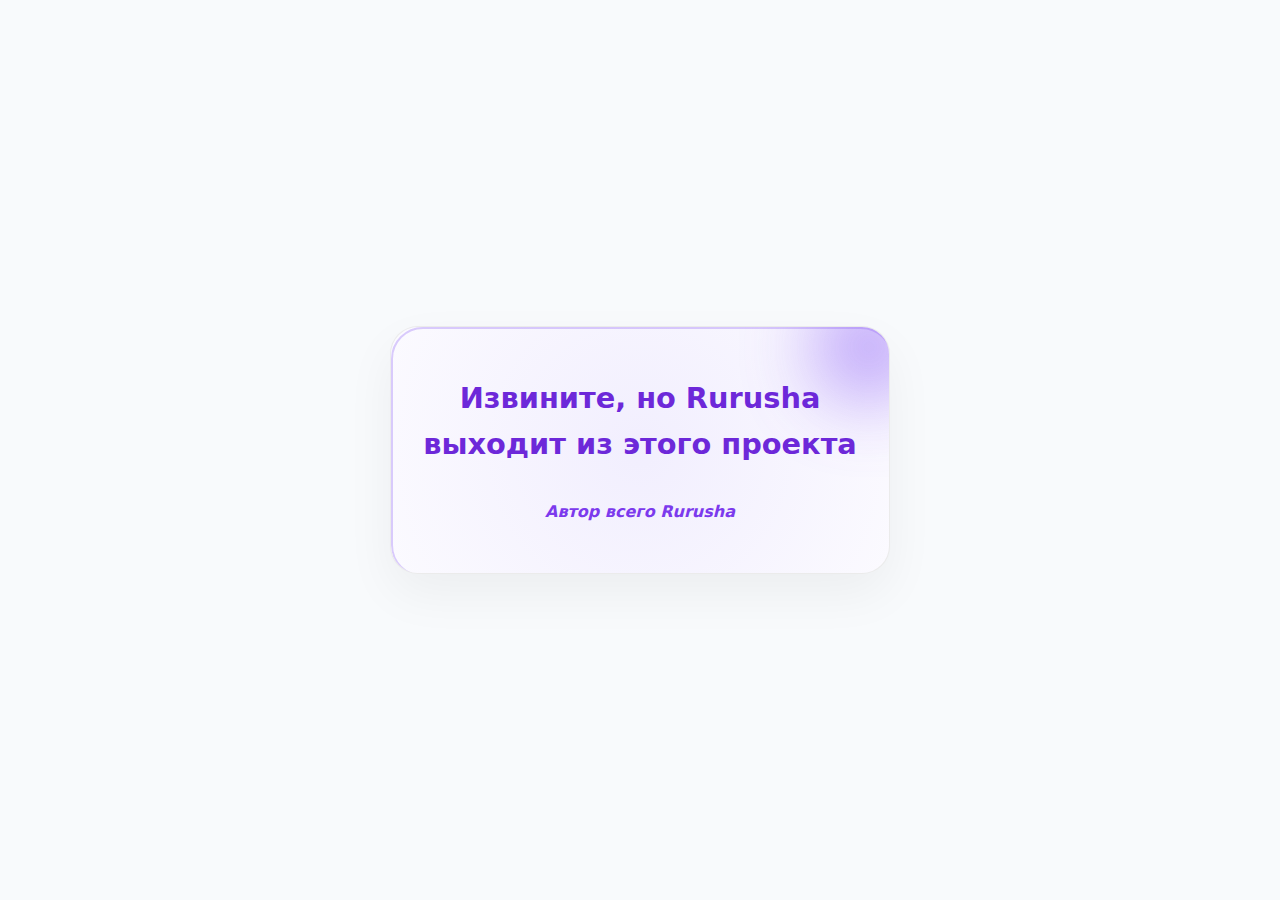
<file: index.html>
<!DOCTYPE html>
<html lang="ru">
<head>
    <meta charset="UTF-8">
    <meta name="viewport" content="width=device-width, initial-scale=1.0">
    <title>Уведомление</title>
    <style>
        :root {
            --primary: #7c3aed;
            --primary-dark: #6d28d9;
            --primary-light: #8b5cf6;
            --text: #1e293b;
            --bg: #f8fafc;
            --card-bg: #ffffff;
            --border: rgba(0, 0, 0, 0.08);
            --shadow-color: rgba(0, 0, 0, 0.05);
            --radius: 28px;
            --transition: all 0.6s cubic-bezier(0.16, 1, 0.3, 1);
        }

        * {
            margin: 0;
            padding: 0;
            box-sizing: border-box;
            font-family: 'Inter', system-ui, -apple-system, sans-serif;
        }

        body {
            background: var(--bg);
            color: var(--text);
            min-height: 100vh;
            display: flex;
            justify-content: center;
            align-items: center;
            padding: 1rem;
            line-height: 1.6;
            animation: fadeIn 1s ease-out forwards;
        }

        @keyframes fadeIn {
            from { opacity: 0; }
            to { opacity: 1; }
        }

        .frame-container {
            max-width: 500px;
            width: 100%;
            perspective: 1000px;
        }

        .message-frame {
            background: var(--card-bg);
            border-radius: var(--radius);
            padding: 3rem 2rem;
            box-shadow: 0 20px 50px var(--shadow-color);
            border: 1px solid var(--border);
            position: relative;
            overflow: hidden;
            transform-style: preserve-3d;
            transition: var(--transition);
            text-align: center;
        }

        .message-frame::before {
            content: '';
            position: absolute;
            top: 0;
            left: 0;
            width: 100%;
            height: 100%;
            border: 2px solid var(--primary-light);
            border-radius: calc(var(--radius) + 4px);
            opacity: 0.3;
            pointer-events: none;
            animation: pulse 4s infinite ease-in-out;
        }

        .message-frame::after {
            content: '';
            position: absolute;
            top: -50%;
            left: -50%;
            width: 200%;
            height: 200%;
            background: radial-gradient(circle, rgba(123, 92, 246, 0.1) 0%, transparent 70%);
            z-index: -1;
            animation: rotate 30s linear infinite;
        }

        @keyframes pulse {
            0%, 100% { transform: scale(1); opacity: 0.3; }
            50% { transform: scale(1.02); opacity: 0.5; }
        }

        @keyframes rotate {
            from { transform: rotate(0deg); }
            to { transform: rotate(360deg); }
        }

        h1 {
            color: var(--primary-dark);
            margin-bottom: 1.5rem;
            font-size: 1.8rem;
            font-weight: 700;
        }

        p {
            margin-bottom: 2rem;
            color: var(--text);
            font-size: 1.1rem;
        }

        .signature {
            font-style: italic;
            color: var(--primary);
            margin-top: 2rem;
            font-weight: 600;
        }

        .decoration {
            position: absolute;
            width: 100px;
            height: 100px;
            border-radius: 50%;
            background: var(--primary-extra-light);
            filter: blur(40px);
            z-index: -1;
            opacity: 0.7;
        }

        .decoration-1 {
            top: -30px;
            right: -30px;
            background: var(--primary-light);
        }

        .decoration-2 {
            bottom: -40px;
            left: -40px;
            background: var(--primary-extra-light);
            width: 150px;
            height: 150px;
        }
    </style>
</head>
<body>
    <div class="frame-container">
        <div class="message-frame">
            <div class="decoration decoration-1"></div>
            <div class="decoration decoration-2"></div>
            
            <h1>Извините, но Rurusha выходит из этого проекта</h1>
         
            
            <div class="signature">Автор всего Rurusha</div>
        </div>
    </div>
</body>
</html>
</file>
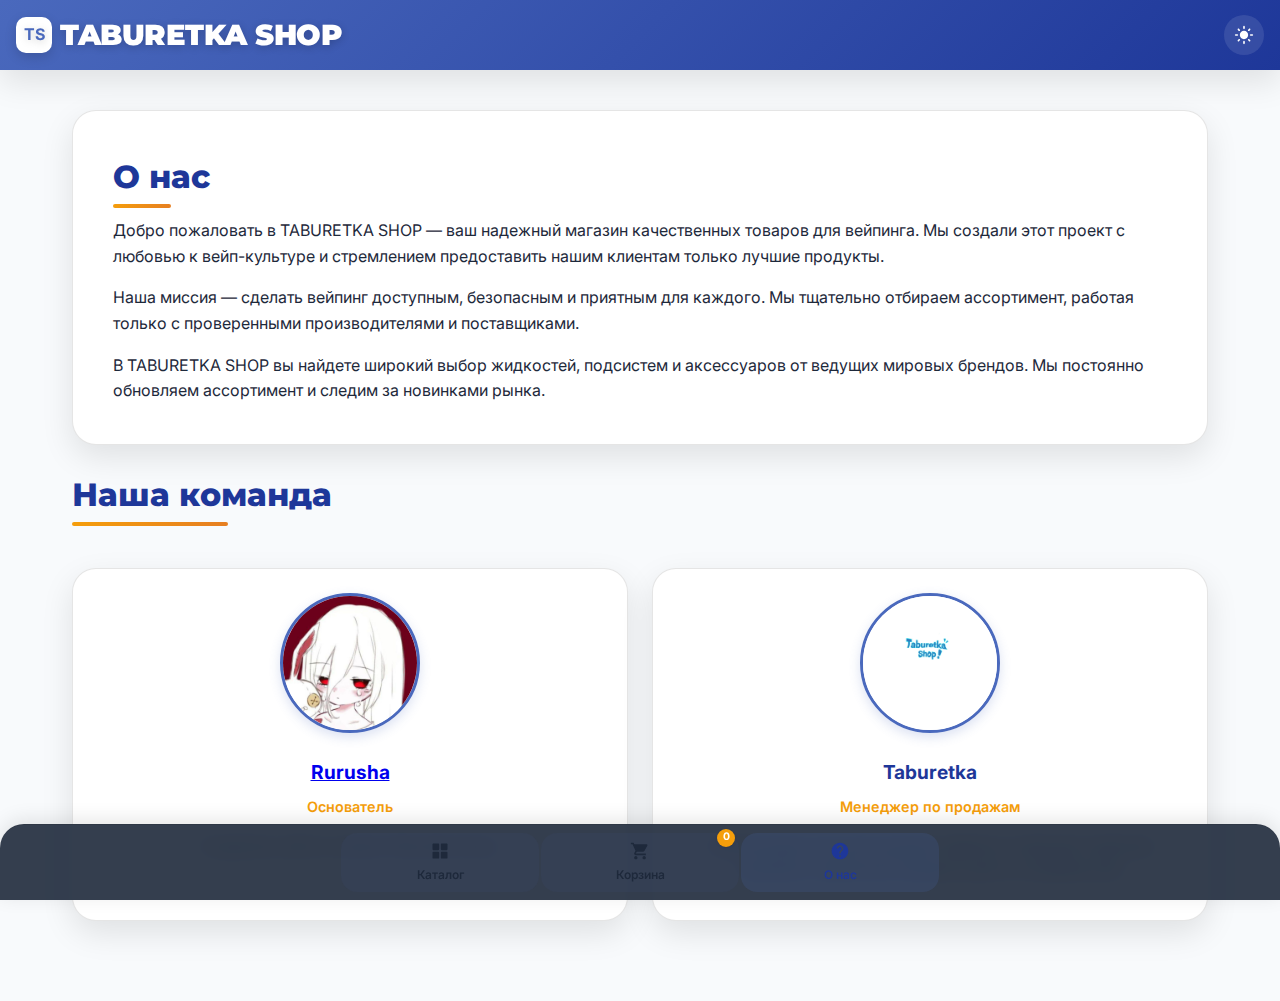
<file: o-nas.html>
<!DOCTYPE html>
<html lang="ru">
<head>
    <meta charset="UTF-8">
    <meta name="viewport" content="width=device-width, initial-scale=1.0, maximum-scale=1.0, user-scalable=no">
    <title>Taburetka Shop | О нас</title>
    <link rel="preconnect" href="https://fonts.googleapis.com">
    <link rel="preconnect" href="https://fonts.gstatic.com" crossorigin>
    <link href="https://fonts.googleapis.com/css2?family=Inter:wght@300;400;500;600;700&family=Montserrat:wght@700;800;900&display=swap" rel="stylesheet">
    <style>
        /* Общие стили */
        :root {
            /* Светлая тема */
            --primary: #4a69bd;
            --primary-dark: #1e3799;
            --primary-light: #6a89cc;
            --accent: #f59e0b;
            --accent-dark: #e67e22;
            --text: #1e293b;
            --text-light: #64748b;
            --bg: #f8fafc;
            --card-bg: #ffffff;
            --border: rgba(0, 0, 0, 0.1);
            --shadow-color: rgba(0, 0, 0, 0.1);
            
            /* Тёмная тема */
            --dark-primary: #6a89cc;
            --dark-primary-dark: #4a69bd;
            --dark-accent: #f6b93b;
            --dark-text: #e2e8f0;
            --dark-text-light: #94a3b8;
            --dark-bg: #0f172a;
            --dark-card-bg: #1e293b;
            --dark-border: rgba(255, 255, 255, 0.1);
            --dark-shadow-color: rgba(0, 0, 0, 0.3);

            /* Общие */
            --radius: 24px;
            --radius-sm: 12px;
            --shadow: 0 12px 32px var(--shadow-color);
            --shadow-hover: 0 20px 40px var(--shadow-color);
            --transition: all 0.4s cubic-bezier(0.23, 1, 0.32, 1);
            --transition-fast: all 0.2s ease-out;
            --gradient: linear-gradient(135deg, var(--primary), var(--primary-dark));
            --gradient-hover: linear-gradient(135deg, var(--primary-dark), var(--primary));
            --gradient-accent: linear-gradient(135deg, var(--accent), var(--accent-dark));
        }

        /* Тёмная тема */
        .dark-mode {
            --primary: var(--dark-primary);
            --primary-dark: var(--dark-primary-dark);
            --accent: var(--dark-accent);
            --text: var(--dark-text);
            --text-light: var(--dark-text-light);
            --bg: var(--dark-bg);
            --card-bg: var(--dark-card-bg);
            --border: var(--dark-border);
            --shadow-color: var(--dark-shadow-color);
        }

        * {
            margin: 0;
            padding: 0;
            box-sizing: border-box;
            font-family: 'Inter', system-ui, -apple-system, sans-serif;
            -webkit-tap-highlight-color: transparent;
        }

        body {
            background: var(--bg);
            color: var(--text);
            min-height: 100vh;
            display: flex;
            flex-direction: column;
            overflow-x: hidden;
            line-height: 1.6;
            transition: background 0.5s ease, color 0.3s ease;
        }

        /* Шапка */
        .header {
            background: var(--gradient);
            padding: 0.75rem 1rem;
            box-shadow: var(--shadow);
            position: sticky;
            top: 0;
            z-index: 100;
            animation: slideDown 0.6s ease-out;
        }

        @keyframes slideDown {
            from { transform: translateY(-100%); opacity: 0; }
            to { transform: translateY(0); opacity: 1; }
        }

        .header-container {
            max-width: 1400px;
            margin: 0 auto;
            width: 100%;
            display: flex;
            justify-content: space-between;
            align-items: center;
            gap: 0.5rem;
        }

        .logo {
            color: #fff;
            font-size: clamp(1.2rem, 4vw, 1.8rem);
            font-weight: 900;
            display: flex;
            align-items: center;
            gap: 8px;
            text-shadow: 0 2px 8px rgba(0, 0, 0, 0.2);
            font-family: 'Montserrat', sans-serif;
            letter-spacing: -0.5px;
        }

        .logo-icon {
            width: 36px;
            height: 36px;
            background: #fff;
            border-radius: 10px;
            animation: rotate 25s linear infinite;
            box-shadow: 0 4px 12px rgba(0, 0, 0, 0.15);
            display: flex;
            align-items: center;
            justify-content: center;
            color: var(--primary);
            font-weight: bold;
            font-size: 16px;
        }

        @keyframes rotate {
            to { transform: rotate(360deg); }
        }

        .theme-toggle {
            background: rgba(255, 255, 255, 0.1);
            border: none;
            width: 40px;
            height: 40px;
            border-radius: 50%;
            display: flex;
            align-items: center;
            justify-content: center;
            color: white;
            cursor: pointer;
            transition: var(--transition-fast);
            backdrop-filter: blur(5px);
        }

        .theme-toggle:hover {
            background: rgba(255, 255, 255, 0.2);
            transform: scale(1.1);
        }

        /* Основное содержимое */
        .main-content {
            flex: 1;
            padding: 1.5rem 1rem 5rem;
            max-width: 1200px;
            margin: 0 auto;
            width: 100%;
        }

        .about-section {
            background: var(--card-bg);
            border-radius: var(--radius);
            padding: 1.5rem;
            box-shadow: var(--shadow);
            margin-bottom: 1.5rem;
            border: 1px solid var(--border);
            animation: fadeInUp 0.6s ease-out;
        }

        @keyframes fadeInUp {
            from { opacity: 0; transform: translateY(20px); }
            to { opacity: 1; transform: translateY(0); }
        }

        .section-title {
            font-size: clamp(1.5rem, 5vw, 2rem);
            font-weight: 800;
            margin-bottom: 1rem;
            color: var(--primary-dark);
            font-family: 'Montserrat', sans-serif;
            position: relative;
            display: inline-block;
        }

        .section-title::after {
            content: '';
            position: absolute;
            bottom: -6px;
            left: 0;
            width: 60%;
            height: 4px;
            background: var(--gradient-accent);
            border-radius: 2px;
        }

        .about-text {
            font-size: 1rem;
            color: var(--text);
            margin-bottom: 1rem;
            line-height: 1.6;
        }

        .about-text:last-child {
            margin-bottom: 0;
        }

        /* Команда */
        .team-section {
            display: grid;
            grid-template-columns: repeat(auto-fit, minmax(280px, 1fr));
            gap: 1.5rem;
            margin-top: 2rem;
        }

        .team-member {
            background: var(--card-bg);
            border-radius: var(--radius);
            padding: 1.5rem;
            box-shadow: var(--shadow);
            text-align: center;
            transition: var(--transition);
            border: 1px solid var(--border);
            animation: fadeIn 0.6s ease-out;
            animation-fill-mode: both;
        }

        @keyframes fadeIn {
            from { opacity: 0; }
            to { opacity: 1; }
        }

        .team-member:nth-child(1) { animation-delay: 0.1s; }
        .team-member:nth-child(2) { animation-delay: 0.2s; }

        .team-member:hover {
            transform: translateY(-5px);
            box-shadow: var(--shadow-hover);
        }

        .member-image {
            width: 120px;
            height: 120px;
            border-radius: 50%;
            object-fit: cover;
            margin: 0 auto 1rem;
            border: 3px solid var(--primary);
            box-shadow: 0 4px 12px rgba(74, 105, 189, 0.2);
            transition: var(--transition);
        }

        .team-member:hover .member-image {
            transform: scale(1.05);
            border-color: var(--accent);
        }

        .member-name {
            font-size: 1.2rem;
            font-weight: 700;
            color: var(--primary-dark);
            margin-bottom: 0.5rem;
            transition: var(--transition-fast);
        }

        .team-member:hover .member-name {
            color: var(--primary);
        }

        .member-role {
            font-size: 0.9rem;
            color: var(--accent);
            font-weight: 600;
            margin-bottom: 1rem;
        }

        .member-desc {
            font-size: 0.9rem;
            color: var(--text-light);
            margin-bottom: 1rem;
        }

        /* Навигационная панель */
        .nav-footer {
            background: var(--card-bg);
            padding: 0.5rem;
            position: fixed;
            bottom: 0;
            width: 100%;
            box-shadow: 0 -4px 20px var(--shadow-color);
            border-radius: var(--radius) var(--radius) 0 0;
            z-index: 100;
            backdrop-filter: blur(10px);
            background-color: rgba(30, 41, 59, 0.9);
            border-top: 1px solid var(--border);
        }

        .nav-menu {
            display: flex;
            justify-content: space-around;
            max-width: 600px;
            margin: 0 auto;
        }

        .nav-item {
            color: var(--text);
            text-decoration: none;
            padding: 0.5rem 0.75rem;
            border-radius: 16px;
            display: flex;
            flex-direction: column;
            align-items: center;
            gap: 4px;
            transition: var(--transition);
            position: relative;
            background: rgba(74, 105, 189, 0.05);
            font-size: 0.75rem;
            font-weight: 600;
            flex-grow: 1;
            max-width: 33%;
        }

        .nav-item svg {
            width: 20px;
            height: 20px;
            transition: var(--transition-fast);
        }

        .nav-item:hover {
            background: rgba(74, 105, 189, 0.1);
            transform: translateY(-3px);
        }

        .nav-item:hover svg {
            transform: scale(1.1);
        }

        .nav-item.active {
            background: rgba(74, 105, 189, 0.15);
            color: var(--primary-dark);
        }

        .cart-count {
            position: absolute;
            top: -4px;
            right: 4px;
            background: var(--accent);
            color: white;
            width: 18px;
            height: 18px;
            border-radius: 50%;
            display: flex;
            align-items: center;
            justify-content: center;
            font-size: 0.65rem;
            font-weight: 700;
            box-shadow: 0 1px 3px rgba(0, 0, 0, 0.1);
            transition: var(--transition-fast);
        }

        /* Адаптивность */
        @media (min-width: 640px) {
            .main-content {
                padding: 2rem 1.5rem 5rem;
            }
            
            .about-section {
                padding: 2rem;
            }
            
            .team-section {
                grid-template-columns: repeat(2, 1fr);
            }
        }

        @media (min-width: 768px) {
            .main-content {
                padding: 2.5rem 2rem 5rem;
            }
            
            .about-section {
                padding: 2.5rem;
            }
            
            .member-image {
                width: 140px;
                height: 140px;
            }
        }
    </style>
</head>
<body>
    <header class="header">
        <div class="header-container">
            <div class="logo">
                <div class="logo-icon">TS</div>
                TABURETKA SHOP
            </div>
            <button class="theme-toggle" id="themeToggle" aria-label="Переключить тему">
                <svg viewBox="0 0 24 24" width="20" height="20" fill="currentColor" id="sunIcon">
                    <path d="M12 7c-2.76 0-5 2.24-5 5s2.24 5 5 5 5-2.24 5-5-2.24-5-5-5zM2 13h2c.55 0 1-.45 1-1s-.45-1-1-1H2c-.55 0-1 .45-1 1s.45 1 1 1zm18 0h2c.55 0 1-.45 1-1s-.45-1-1-1h-2c-.55 0-1 .45-1 1s.45 1 1 1zM11 2v2c0 .55.45 1 1 1s1-.45 1-1V2c0-.55-.45-1-1-1s-1 .45-1 1zm0 18v2c0 .55.45 1 1 1s1-.45 1-1v-2c0-.55-.45-1-1-1s-1 .45-1 1zM5.99 4.58c-.39-.39-1.03-.39-1.41 0-.39.39-.39 1.03 0 1.41l1.06 1.06c.39.39 1.03.39 1.41 0s.39-1.03 0-1.41L5.99 4.58zm12.37 12.37c-.39-.39-1.03-.39-1.41 0-.39.39-.39 1.03 0 1.41l1.06 1.06c.39.39 1.03.39 1.41 0 .39-.39.39-1.03 0-1.41l-1.06-1.06zm1.06-10.96c.39-.39.39-1.03 0-1.41-.39-.39-1.03-.39-1.41 0l-1.06 1.06c-.39.39-.39 1.03 0 1.41s1.03.39 1.41 0l1.06-1.06zM7.05 18.36c.39-.39.39-1.03 0-1.41-.39-.39-1.03-.39-1.41 0l-1.06 1.06c-.39.39-.39 1.03 0 1.41s1.03.39 1.41 0l1.06-1.06z"/>
                </svg>
                <svg viewBox="0 0 24 24" width="20" height="20" fill="currentColor" id="moonIcon" style="display: none;">
                    <path d="M12 3c.132 0 .263 0 .393 0a7.5 7.5 0 0 0 7.92 12.446a9 9 0 1 1-8.313-12.454z"/>
                </svg>
            </button>
        </div>
    </header>

    <main class="main-content">
        <section class="about-section">
            <h1 class="section-title">О нас</h1>
            <p class="about-text">
                Добро пожаловать в TABURETKA SHOP — ваш надежный магазин качественных товаров для вейпинга. Мы создали этот проект с любовью к вейп-культуре и стремлением предоставить нашим клиентам только лучшие продукты.
            </p>
            <p class="about-text">
                Наша миссия — сделать вейпинг доступным, безопасным и приятным для каждого. Мы тщательно отбираем ассортимент, работая только с проверенными производителями и поставщиками.
            </p>
            <p class="about-text">
                В TABURETKA SHOP вы найдете широкий выбор жидкостей, подсистем и аксессуаров от ведущих мировых брендов. Мы постоянно обновляем ассортимент и следим за новинками рынка.
            </p>
        </section>

        <h2 class="section-title">Наша команда</h2>
        <div class="team-section">
            <div class="team-member">
                <img src="IMG_20240601_192603_747.jpg" alt="Основатель" class="member-image">
                <h3 class="member-name"><a href="game.html">Rurusha</a></h3>
                <p class="member-role">Основатель </p>
                <p class="member-desc">
                    Создатель сайта и канала Taburetka Shop.
                </p>
            </div>

            <div class="team-member">
                <img src="IMG_20250315_212949_712.jpg" alt="Менеджер" class="member-image">
                <h3 class="member-name">Taburetka</h3>
                <p class="member-role">Менеджер по продажам</p>
                <p class="member-desc">
                    Обеспечивает высокий уровень сервиса и помогает клиентам подобрать идеальные продукты для их потребностей.
                </p>
            </div>
        </div>
    </main>

    <nav class="nav-footer">
        <div class="nav-menu">
            <a href="index.html" class="nav-item">
                <svg viewBox="0 0 24 24" width="20" height="20" fill="currentColor">
                    <path d="M10 3H4a1 1 0 0 0-1 1v6a1 1 0 0 0 1 1h6a1 1 0 0 0 1-1V4a1 1 0 0 0-1-1zm10 0h-6a1 1 0 0 0-1 1v6a1 1 0 0 0 1 1h6a1 1 0 0 0 1-1V4a1 1 0 0 0-1-1zM10 13H4a1 1 0 0 0-1 1v6a1 1 0 0 0 1 1h6a1 1 0 0 0 1-1v-6a1 1 0 0 0-1-1zm10 0h-6a1 1 0 0 0-1 1v6a1 1 0 0 0 1 1h6a1 1 0 0 0 1-1v-6a1 1 0 0 0-1-1z"/>
                </svg>
                <span>Каталог</span>
            </a>
            <a href="korzina.html" class="nav-item">
                <svg viewBox="0 0 24 24" width="20" height="20" fill="currentColor">
                    <path d="M7 18c-1.1 0-1.99.9-1.99 2S5.9 22 7 22s2-.9 2-2-.9-2-2-2zM1 2v2h2l3.6 7.59-1.35 2.45c-.16.28-.25.61-.25.96 0 1.1.9 2 2 2h12v-2H7.42c-.14 0-.25-.11-.25-.25l.03-.12.9-1.63h7.45c.75 0 1.41-.41 1.75-1.03l3.58-6.49c.08-.14.12-.31.12-.48 0-.55-.45-1-1-1H5.21l-.94-2H1zm16 16c-1.1 0-1.99.9-1.99 2s.89 2 1.99 2 2-.9 2-2-.9-2-2-2z"/>
                </svg>
                <span>Корзина</span>
                <div class="cart-count">0</div>
            </a>
            <a href="o-nas.html" class="nav-item active">
                <svg viewBox="0 0 24 24" width="20" height="20" fill="currentColor">
                    <path d="M12 2C6.48 2 2 6.48 2 12s4.48 10 10 10 10-4.48 10-10S17.52 2 12 2zm1 17h-2v-2h2v2zm2.07-7.75l-.9.92C13.45 12.9 13 13.5 13 15h-2v-.5c0-1.1.45-2.1 1.17-2.83l1.24-1.26c.37-.36.59-.86.59-1.41 0-1.1-.9-2-2-2s-2 .9-2 2H8c0-2.21 1.79-4 4-4s4 1.79 4 4c0 .88-.36 1.68-.93 2.25z"/>
                </svg>
                <span>О нас</span>
            </a>
        </div>
    </nav>

    <script>
        // Корзина
        let cart = JSON.parse(localStorage.getItem('cart')) || [];
        const cartCount = document.querySelector('.cart-count');

        function updateCart() {
            const totalItems = cart.reduce((total, item) => total + item.quantity, 0);
            cartCount.textContent = totalItems > 99 ? '99+' : totalItems;
            localStorage.setItem('cart', JSON.stringify(cart));
        }

        // Переключение темы
        function toggleTheme() {
            document.body.classList.toggle('dark-mode');
            localStorage.setItem('darkMode', document.body.classList.contains('dark-mode'));
            updateThemeIcon();
        }

        function updateThemeIcon() {
            const isDark = document.body.classList.contains('dark-mode');
            document.getElementById('sunIcon').style.display = isDark ? 'none' : 'block';
            document.getElementById('moonIcon').style.display = isDark ? 'block' : 'none';
        }

        // Инициализация
        document.addEventListener('DOMContentLoaded', () => {
            // Проверяем сохранённую тему
            if (localStorage.getItem('darkMode') === 'true') {
                document.body.classList.add('dark-mode');
            }
            updateThemeIcon();

            // Назначаем обработчики
            document.getElementById('themeToggle').addEventListener('click', toggleTheme);

            updateCart();
        });
    </script>
</body>
</html>
</file>
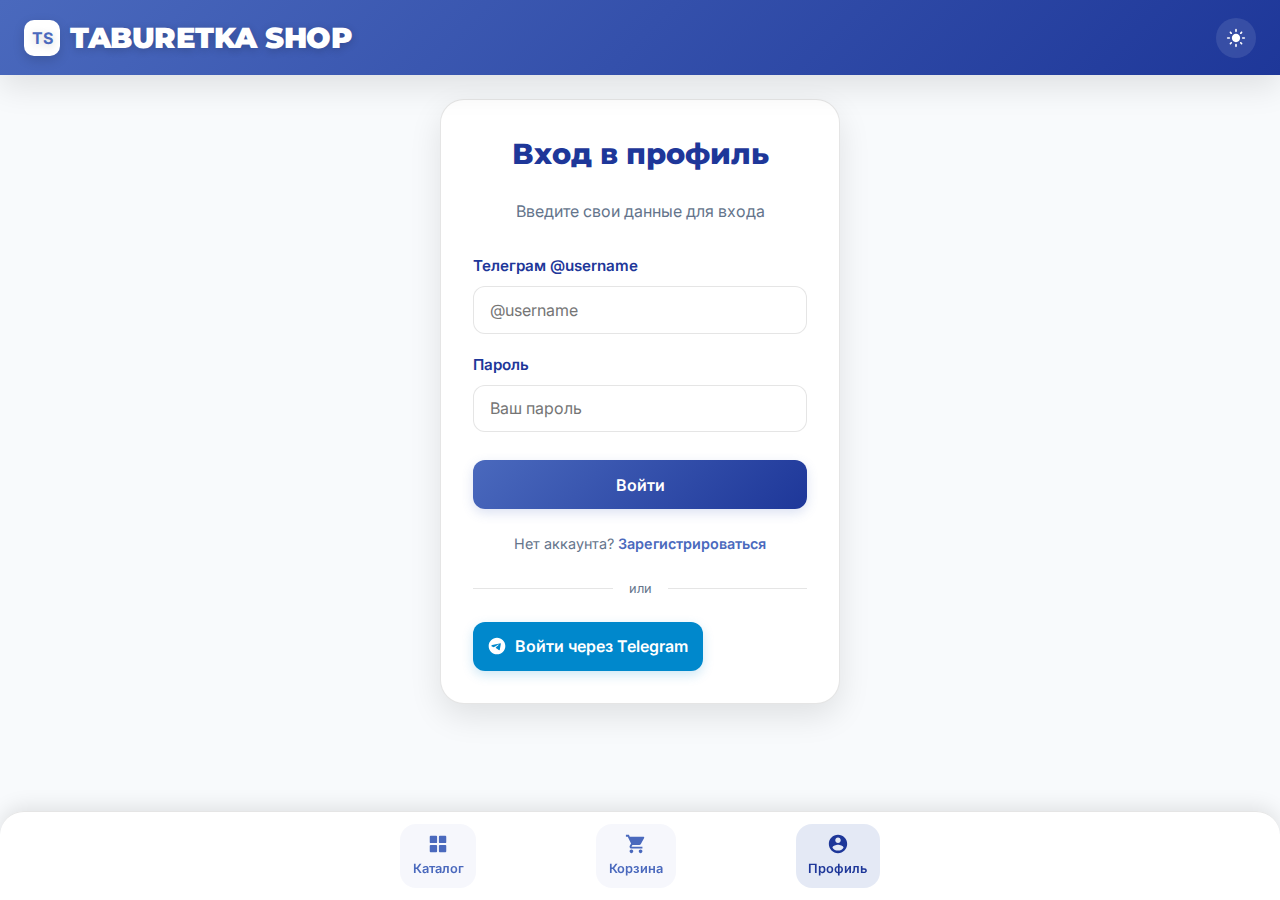
<file: register.html>
<!DOCTYPE html>
<html lang="ru">
<head>
    <meta charset="UTF-8">
    <meta name="viewport" content="width=device-width, initial-scale=1.0">
    <title>Taburetka Shop | Мой профиль</title>
    <link rel="preconnect" href="https://fonts.googleapis.com">
    <link rel="preconnect" href="https://fonts.gstatic.com" crossorigin>
    <link href="https://fonts.googleapis.com/css2?family=Inter:wght@300;400;500;600;700&family=Montserrat:wght@700;800&display=swap" rel="stylesheet">
    <style>
        :root {
            /* Светлая тема */
            --primary: #4a69bd;
            --primary-dark: #1e3799;
            --primary-light: #6a89cc;
            --accent: #f59e0b;
            --accent-dark: #e67e22;
            --text: #1e293b;
            --text-light: #64748b;
            --bg: #f8fafc;
            --card-bg: #ffffff;
            --border: rgba(0, 0, 0, 0.1);
            --shadow-color: rgba(0, 0, 0, 0.1);
            
            /* Тёмная тема */
            --dark-primary: #6a89cc;
            --dark-primary-dark: #4a69bd;
            --dark-accent: #f6b93b;
            --dark-text: #e2e8f0;
            --dark-text-light: #94a3b8;
            --dark-bg: #0f172a;
            --dark-card-bg: #1e293b;
            --dark-border: rgba(255, 255, 255, 0.1);
            --dark-shadow-color: rgba(0, 0, 0, 0.3);

            /* Общие */
            --radius: 24px;
            --radius-sm: 12px;
            --shadow: 0 12px 32px var(--shadow-color);
            --shadow-hover: 0 20px 40px var(--shadow-color);
            --transition: all 0.4s cubic-bezier(0.23, 1, 0.32, 1);
            --transition-fast: all 0.2s ease-out;
            --gradient: linear-gradient(135deg, var(--primary), var(--primary-dark));
            --gradient-hover: linear-gradient(135deg, var(--primary-dark), var(--primary));
            --gradient-accent: linear-gradient(135deg, var(--accent), var(--accent-dark));
        }

        /* Тёмная тема */
        .dark-mode {
            --primary: var(--dark-primary);
            --primary-dark: var(--dark-primary-dark);
            --accent: var(--dark-accent);
            --text: var(--dark-text);
            --text-light: var(--dark-text-light);
            --bg: var(--dark-bg);
            --card-bg: var(--dark-card-bg);
            --border: var(--dark-border);
            --shadow-color: var(--dark-shadow-color);
        }

        * {
            margin: 0;
            padding: 0;
            box-sizing: border-box;
            font-family: 'Inter', system-ui, -apple-system, sans-serif;
            -webkit-tap-highlight-color: transparent;
        }

        body {
            background: var(--bg);
            color: var(--text);
            min-height: 100vh;
            display: flex;
            flex-direction: column;
            overflow-x: hidden;
            line-height: 1.5;
            transition: background 0.5s ease, color 0.3s ease;
        }

        /* Шапка */
        .header {
            background: var(--gradient);
            padding: 1rem 1.5rem;
            box-shadow: var(--shadow);
            position: sticky;
            top: 0;
            z-index: 100;
            animation: slideDown 0.6s ease-out;
        }

        @keyframes slideDown {
            from { transform: translateY(-100%); opacity: 0; }
            to { transform: translateY(0); opacity: 1; }
        }

        .header-container {
            max-width: 1400px;
            margin: 0 auto;
            width: 100%;
            display: flex;
            justify-content: space-between;
            align-items: center;
            gap: 1rem;
        }

        .logo {
            color: #fff;
            font-size: clamp(1.3rem, 4vw, 1.8rem);
            font-weight: 900;
            display: flex;
            align-items: center;
            gap: 10px;
            text-shadow: 0 2px 8px rgba(0, 0, 0, 0.2);
            font-family: 'Montserrat', sans-serif;
            letter-spacing: -0.5px;
        }

        .logo-icon {
            width: 36px;
            height: 36px;
            background: #fff;
            border-radius: 10px;
            animation: rotate 25s linear infinite;
            box-shadow: 0 4px 12px rgba(0, 0, 0, 0.15);
            display: flex;
            align-items: center;
            justify-content: center;
            color: var(--primary);
            font-weight: bold;
            font-size: 16px;
        }

        @keyframes rotate {
            to { transform: rotate(360deg); }
        }

        .theme-toggle {
            background: rgba(255, 255, 255, 0.1);
            border: none;
            width: 40px;
            height: 40px;
            border-radius: 50%;
            display: flex;
            align-items: center;
            justify-content: center;
            color: white;
            cursor: pointer;
            transition: var(--transition-fast);
            backdrop-filter: blur(5px);
        }

        .theme-toggle:hover {
            background: rgba(255, 255, 255, 0.2);
            transform: scale(1.1);
        }

        /* Основное содержимое */
        .main-content {
            flex: 1;
            overflow-y: auto;
            padding: 1.5rem;
            padding-bottom: 80px;
            max-width: 1400px;
            margin: 0 auto;
            width: 100%;
        }

        /* Форма входа/регистрации */
        .auth-container {
            display: flex;
            justify-content: center;
            align-items: center;
            min-height: 60vh;
        }

        .auth-card {
            background: var(--card-bg);
            border-radius: var(--radius);
            padding: 2rem;
            box-shadow: var(--shadow);
            width: 100%;
            max-width: 400px;
            border: 1px solid var(--border);
            animation: fadeIn 0.6s ease-out;
        }

        @keyframes fadeIn {
            from { opacity: 0; transform: translateY(20px); }
            to { opacity: 1; transform: translateY(0); }
        }

        .auth-title {
            font-size: 1.8rem;
            font-weight: 800;
            margin-bottom: 1.5rem;
            color: var(--primary-dark);
            text-align: center;
            font-family: 'Montserrat', sans-serif;
        }

        .auth-subtitle {
            font-size: 1rem;
            color: var(--text-light);
            margin-bottom: 2rem;
            text-align: center;
        }

        .auth-form {
            display: flex;
            flex-direction: column;
            gap: 1.25rem;
        }

        .form-group {
            display: flex;
            flex-direction: column;
            gap: 0.5rem;
        }

        .form-label {
            font-weight: 600;
            color: var(--primary-dark);
            font-size: 0.95rem;
        }

        .form-input {
            padding: 0.8rem 1rem;
            border-radius: var(--radius-sm);
            border: 1px solid var(--border);
            background: var(--card-bg);
            color: var(--text);
            font-size: 1rem;
            transition: var(--transition-fast);
        }

        .form-input:focus {
            outline: none;
            border-color: var(--primary);
            box-shadow: 0 0 0 2px rgba(74, 105, 189, 0.2);
        }

        .auth-button {
            background: var(--gradient);
            color: white;
            border: none;
            padding: 0.9rem;
            border-radius: var(--radius-sm);
            font-size: 1rem;
            font-weight: 600;
            cursor: pointer;
            transition: var(--transition);
            margin-top: 0.5rem;
            box-shadow: 0 4px 12px rgba(74, 105, 189, 0.2);
        }

        .auth-button:hover {
            background: var(--gradient-hover);
            transform: translateY(-2px);
            box-shadow: 0 6px 16px rgba(74, 105, 189, 0.3);
        }

        .auth-switch {
            text-align: center;
            margin-top: 1.5rem;
            color: var(--text-light);
            font-size: 0.9rem;
        }

        .auth-switch a {
            color: var(--primary);
            font-weight: 600;
            text-decoration: none;
            transition: var(--transition-fast);
        }

        .auth-switch a:hover {
            color: var(--primary-dark);
            text-decoration: underline;
        }

        .telegram-button {
            display: flex;
            align-items: center;
            justify-content: center;
            gap: 0.5rem;
            background: #0088cc;
            color: white;
            border: none;
            padding: 0.9rem;
            border-radius: var(--radius-sm);
            font-size: 1rem;
            font-weight: 600;
            cursor: pointer;
            transition: var(--transition);
            margin-top: 0.5rem;
            box-shadow: 0 4px 12px rgba(0, 136, 204, 0.2);
        }

        .telegram-button:hover {
            background: #0077b3;
            transform: translateY(-2px);
            box-shadow: 0 6px 16px rgba(0, 136, 204, 0.3);
        }

        .telegram-button svg {
            width: 20px;
            height: 20px;
            fill: currentColor;
        }

        .divider {
            display: flex;
            align-items: center;
            margin: 1.5rem 0;
            color: var(--text-light);
            font-size: 0.8rem;
        }

        .divider::before, .divider::after {
            content: '';
            flex: 1;
            border-bottom: 1px solid var(--border);
        }

        .divider::before {
            margin-right: 1rem;
        }

        .divider::after {
            margin-left: 1rem;
        }

        /* Профиль пользователя */
        .profile-container {
            display: none;
            animation: fadeIn 0.6s ease-out;
        }

        .profile-header {
            display: flex;
            flex-direction: column;
            align-items: center;
            text-align: center;
            margin-bottom: 2rem;
        }

        .profile-avatar {
            width: 100px;
            height: 100px;
            border-radius: 50%;
            background: var(--gradient);
            display: flex;
            align-items: center;
            justify-content: center;
            color: white;
            font-size: 2.5rem;
            font-weight: 700;
            margin-bottom: 1rem;
            box-shadow: var(--shadow);
            border: 3px solid var(--card-bg);
            position: relative;
            overflow: hidden;
            background-size: cover;
            background-position: center;
        }

        .profile-avatar img {
            width: 100%;
            height: 100%;
            object-fit: cover;
        }

        .avatar-upload {
            position: absolute;
            bottom: 0;
            right: 0;
            background: rgba(0, 0, 0, 0.5);
            width: 100%;
            height: 30px;
            display: flex;
            align-items: center;
            justify-content: center;
            cursor: pointer;
            opacity: 0;
            transition: var(--transition-fast);
        }

        .profile-avatar:hover .avatar-upload {
            opacity: 1;
        }

        .avatar-upload svg {
            width: 16px;
            height: 16px;
            fill: white;
        }

        .avatar-upload input {
            display: none;
        }

        .profile-name {
            font-size: 1.5rem;
            font-weight: 800;
            color: var(--primary-dark);
            margin-bottom: 0.25rem;
            font-family: 'Montserrat', sans-serif;
        }

        .profile-username {
            font-size: 1rem;
            color: var(--text-light);
            margin-bottom: 1rem;
            display: flex;
            align-items: center;
            gap: 0.3rem;
        }

        .profile-username svg {
            width: 16px;
            height: 16px;
            fill: currentColor;
        }

        .profile-edit {
            display: flex;
            gap: 0.5rem;
            margin-bottom: 1rem;
        }

        .edit-button {
            background: none;
            border: none;
            color: var(--primary);
            font-weight: 600;
            cursor: pointer;
            transition: var(--transition-fast);
            display: flex;
            align-items: center;
            gap: 0.3rem;
            padding: 0.3rem 0.6rem;
            border-radius: var(--radius-sm);
        }

        .edit-button:hover {
            background: rgba(74, 105, 189, 0.1);
            color: var(--primary-dark);
        }

        .edit-button svg {
            width: 16px;
            height: 16px;
            fill: currentColor;
        }

        .logout-button {
            background: none;
            border: none;
            color: var(--primary);
            font-weight: 600;
            cursor: pointer;
            transition: var(--transition-fast);
            display: flex;
            align-items: center;
            gap: 0.3rem;
            margin: 0 auto;
            padding: 0.3rem 0.6rem;
            border-radius: var(--radius-sm);
        }

        .logout-button:hover {
            background: rgba(74, 105, 189, 0.1);
            color: var(--primary-dark);
        }

        .logout-button svg {
            width: 16px;
            height: 16px;
            fill: currentColor;
        }

        .stats-grid {
            display: grid;
            grid-template-columns: repeat(2, 1fr);
            gap: 1rem;
            margin-bottom: 2rem;
        }

        .stat-card {
            background: var(--card-bg);
            border-radius: var(--radius);
            padding: 1.5rem;
            box-shadow: var(--shadow);
            border: 1px solid var(--border);
            text-align: center;
            transition: var(--transition);
        }

        .stat-card:hover {
            transform: translateY(-5px);
            box-shadow: var(--shadow-hover);
        }

        .stat-value {
            font-size: 2rem;
            font-weight: 800;
            color: var(--accent);
            margin-bottom: 0.5rem;
            font-family: 'Montserrat', sans-serif;
        }

        .stat-label {
            font-size: 0.9rem;
            color: var(--text-light);
        }

        .section-title {
            font-size: 1.5rem;
            font-weight: 800;
            margin: 2rem 0 1rem;
            color: var(--primary-dark);
            font-family: 'Montserrat', sans-serif;
            position: relative;
            display: inline-block;
            padding-right: 1rem;
        }

        .section-title::after {
            content: '';
            position: absolute;
            bottom: -6px;
            left: 0;
            width: 60%;
            height: 4px;
            background: var(--gradient-accent);
            border-radius: 2px;
        }

        .tabs {
            display: flex;
            border-bottom: 1px solid var(--border);
            margin-bottom: 1.5rem;
        }

        .tab {
            padding: 0.75rem 1.5rem;
            cursor: pointer;
            font-weight: 600;
            color: var(--text-light);
            position: relative;
            transition: var(--transition-fast);
        }

        .tab.active {
            color: var(--primary-dark);
        }

        .tab.active::after {
            content: '';
            position: absolute;
            bottom: -1px;
            left: 0;
            width: 100%;
            height: 3px;
            background: var(--primary);
            border-radius: 3px 3px 0 0;
        }

        .tab:hover:not(.active) {
            color: var(--text);
            background: rgba(0, 0, 0, 0.03);
        }

        .tab-content {
            display: none;
        }

        .tab-content.active {
            display: block;
            animation: fadeIn 0.4s ease-out;
        }

        .promo-grid, .orders-grid {
            display: grid;
            grid-template-columns: repeat(1, 1fr);
            gap: 1rem;
        }

        @media (min-width: 640px) {
            .promo-grid, .orders-grid {
                grid-template-columns: repeat(2, 1fr);
            }
        }

        .promo-card, .order-card {
            background: var(--card-bg);
            border-radius: var(--radius);
            padding: 1.5rem;
            box-shadow: var(--shadow);
            border: 1px solid var(--border);
            transition: var(--transition);
            position: relative;
            overflow: hidden;
        }

        .promo-card::before, .order-card::before {
            content: '';
            position: absolute;
            top: 0;
            left: 0;
            width: 4px;
            height: 100%;
            background: var(--gradient-accent);
        }

        .promo-card:hover, .order-card:hover {
            transform: translateY(-5px);
            box-shadow: var(--shadow-hover);
        }

        .promo-code {
            font-size: 1.3rem;
            font-weight: 800;
            color: var(--accent);
            margin-bottom: 0.5rem;
            font-family: 'Montserrat', sans-serif;
            display: flex;
            align-items: center;
            gap: 0.5rem;
        }

        .promo-code::before {
            content: 'ПРОМОКОД:';
            font-size: 0.7rem;
            color: var(--text-light);
            font-weight: 600;
        }

        .promo-desc {
            font-size: 0.9rem;
            color: var(--text-light);
            margin-bottom: 0.5rem;
        }

        .promo-date {
            font-size: 0.8rem;
            color: var(--text-light);
            font-style: italic;
        }

        .order-title {
            font-size: 1.1rem;
            font-weight: 700;
            color: var(--primary-dark);
            margin-bottom: 0.75rem;
            display: flex;
            justify-content: space-between;
            align-items: center;
        }

        .order-date {
            font-size: 0.8rem;
            color: var(--text-light);
            font-weight: 500;
        }

        .order-items {
            margin-bottom: 1rem;
            max-height: 150px;
            overflow-y: auto;
            padding-right: 0.5rem;
        }

        .order-item {
            display: flex;
            justify-content: space-between;
            padding: 0.5rem 0;
            border-bottom: 1px dashed var(--border);
        }

        .order-item:last-child {
            border-bottom: none;
        }

        .order-item-name {
            font-weight: 500;
            color: var(--text);
            flex-grow: 1;
        }

        .order-item-quantity {
            color: var(--text-light);
            font-size: 0.9rem;
            margin-left: 0.5rem;
            white-space: nowrap;
        }

        .order-item-price {
            font-weight: 600;
            color: var(--accent);
            white-space: nowrap;
        }

        .order-total {
            display: flex;
            justify-content: space-between;
            font-weight: 700;
            margin-top: 0.5rem;
            padding-top: 0.5rem;
            border-top: 1px solid var(--border);
        }

        .order-status {
            display: inline-block;
            padding: 0.2rem 0.6rem;
            border-radius: 16px;
            font-size: 0.75rem;
            font-weight: 600;
            margin-top: 0.5rem;
        }

        .status-completed {
            background: #d1fae5;
            color: #065f46;
        }

        .status-processing {
            background: #fef3c7;
            color: #92400e;
        }

        .status-cancelled {
            background: #fee2e2;
            color: #92400e;
        }

        .copy-button, .order-details-button {
            background: rgba(74, 105, 189, 0.1);
            border: none;
            color: var(--primary);
            padding: 0.3rem 0.6rem;
            border-radius: var(--radius-sm);
            font-size: 0.8rem;
            font-weight: 600;
            cursor: pointer;
            transition: var(--transition-fast);
            display: flex;
            align-items: center;
            gap: 0.3rem;
            margin-top: 0.5rem;
        }

        .copy-button:hover, .order-details-button:hover {
            background: rgba(74, 105, 189, 0.2);
        }

        .copy-button svg, .order-details-button svg {
            width: 14px;
            height: 14px;
            fill: currentColor;
        }

        /* Форма редактирования профиля */
        .edit-form {
            display: none;
            background: var(--card-bg);
            border-radius: var(--radius);
            padding: 1.5rem;
            box-shadow: var(--shadow);
            border: 1px solid var(--border);
            margin-top: 1rem;
            animation: fadeIn 0.4s ease-out;
        }

        .edit-form.active {
            display: block;
        }

        .edit-form-group {
            margin-bottom: 1rem;
        }

        .edit-form-actions {
            display: flex;
            gap: 0.5rem;
            margin-top: 1rem;
        }

        .save-button {
            background: var(--gradient);
            color: white;
            border: none;
            padding: 0.6rem 1rem;
            border-radius: var(--radius-sm);
            font-size: 0.9rem;
            font-weight: 600;
            cursor: pointer;
            transition: var(--transition);
        }

        .save-button:hover {
            background: var(--gradient-hover);
            transform: translateY(-2px);
            box-shadow: 0 4px 8px rgba(74, 105, 189, 0.2);
        }

        .cancel-button {
            background: none;
            border: 1px solid var(--border);
            color: var(--text-light);
            padding: 0.6rem 1rem;
            border-radius: var(--radius-sm);
            font-size: 0.9rem;
            font-weight: 600;
            cursor: pointer;
            transition: var(--transition);
        }

        .cancel-button:hover {
            background: rgba(0, 0, 0, 0.05);
            color: var(--text);
        }

        /* Нижняя навигация */
        .nav-footer {
            background: var(--card-bg);
            padding: 0.75rem;
            position: fixed;
            bottom: 0;
            width: 100%;
            box-shadow: 0 -4px 20px var(--shadow-color);
            border-radius: var(--radius) var(--radius) 0 0;
            z-index: 100;
            backdrop-filter: blur(10px);
            background-color: rgba(255, 255, 255, 0.9);
            border-top: 1px solid var(--border);
        }

        .dark-mode .nav-footer {
            background-color: rgba(30, 41, 59, 0.9);
        }

        .nav-menu {
            display: flex;
            justify-content: space-around;
            max-width: 600px;
            margin: 0 auto;
        }

        .nav-item {
            color: var(--primary);
            text-decoration: none;
            padding: 0.6rem 0.8rem;
            border-radius: 16px;
            display: flex;
            flex-direction: column;
            align-items: center;
            gap: 4px;
            transition: var(--transition);
            font-size: 0.8rem;
            font-weight: 600;
            background: rgba(74, 105, 189, 0.05);
        }

        .nav-item svg {
            width: 22px;
            height: 22px;
            transition: var(--transition-fast);
        }

        .nav-item:hover {
            background: rgba(74, 105, 189, 0.1);
            transform: translateY(-3px);
        }

        .nav-item:hover svg {
            transform: scale(1.1);
        }

        .nav-item.active {
            background: rgba(74, 105, 189, 0.15);
            color: var(--primary-dark);
        }

        /* Уведомления */
        .notification {
            position: fixed;
            bottom: 1rem;
            right: 1rem;
            left: 1rem;
            background: var(--card-bg);
            color: var(--text);
            padding: 0.9rem 1.2rem;
            border-radius: var(--radius-sm);
            box-shadow: var(--shadow);
            display: flex;
            align-items: center;
            gap: 0.8rem;
            transform: translateY(100%);
            opacity: 0;
            transition: var(--transition);
            z-index: 3000;
            max-width: 100%;
            border-left: 4px solid var(--primary);
        }

        .notification.active {
            transform: translateY(0);
            opacity: 1;
        }

        .notification.error {
            border-left-color: #dc2626;
            background: #fee2e2;
            color: #dc2626;
        }

        .notification.success {
            border-left-color: #10b981;
            background: #d1fae5;
            color: #065f46;
        }

        .notification-icon {
            font-size: 1.2rem;
            flex-shrink: 0;
        }

        .notification-text {
            font-size: 0.9rem;
            font-weight: 500;
        }

        /* Анимации */
        @keyframes fadeIn {
            from { opacity: 0; transform: translateY(10px); }
            to { opacity: 1; transform: translateY(0); }
        }

        /* Адаптивность */
        @media (max-width: 400px) {
            .nav-item span {
                display: none;
            }
            
            .logo {
                font-size: 1.2rem;
            }
            
            .logo-icon {
                width: 30px;
                height: 30px;
                font-size: 14px;
            }
            
            .stats-grid {
                grid-template-columns: 1fr;
            }
            
            .tab {
                padding: 0.5rem 1rem;
                font-size: 0.85rem;
            }
        }
    </style>
</head>
<body>
    <header class="header">
        <div class="header-container">
            <div class="logo">
                <div class="logo-icon">TS</div>
                TABURETKA SHOP
            </div>
            <button class="theme-toggle" id="themeToggle">
                <svg viewBox="0 0 24 24" width="20" height="20" fill="currentColor" id="sunIcon">
                    <path d="M12 7c-2.76 0-5 2.24-5 5s2.24 5 5 5 5-2.24 5-5-2.24-5-5-5zM2 13h2c.55 0 1-.45 1-1s-.45-1-1-1H2c-.55 0-1 .45-1 1s.45 1 1 1zm18 0h2c.55 0 1-.45 1-1s-.45-1-1-1h-2c-.55 0-1 .45-1 1s.45 1 1 1zM11 2v2c0 .55.45 1 1 1s1-.45 1-1V2c0-.55-.45-1-1-1s-1 .45-1 1zm0 18v2c0 .55.45 1 1 1s1-.45 1-1v-2c0-.55-.45-1-1-1s-1 .45-1 1zM5.99 4.58c-.39-.39-1.03-.39-1.41 0-.39.39-.39 1.03 0 1.41l1.06 1.06c.39.39 1.03.39 1.41 0s.39-1.03 0-1.41L5.99 4.58zm12.37 12.37c-.39-.39-1.03-.39-1.41 0-.39.39-.39 1.03 0 1.41l1.06 1.06c.39.39 1.03.39 1.41 0 .39-.39.39-1.03 0-1.41l-1.06-1.06zm1.06-10.96c.39-.39.39-1.03 0-1.41-.39-.39-1.03-.39-1.41 0l-1.06 1.06c-.39.39-.39 1.03 0 1.41s1.03.39 1.41 0l1.06-1.06zM7.05 18.36c.39-.39.39-1.03 0-1.41-.39-.39-1.03-.39-1.41 0l-1.06 1.06c-.39.39-.39 1.03 0 1.41s1.03.39 1.41 0l1.06-1.06z"/>
                </svg>
                <svg viewBox="0 0 24 24" width="20" height="20" fill="currentColor" id="moonIcon" style="display: none;">
                    <path d="M12 3c.132 0 .263 0 .393 0a7.5 7.5 0 0 0 7.92 12.446a9 9 0 1 1-8.313-12.454z"/>
                </svg>
            </button>
        </div>
    </header>

    <main class="main-content">
        <!-- Форма входа -->
        <div class="auth-container" id="loginContainer">
            <div class="auth-card">
                <h2 class="auth-title">Вход в профиль</h2>
                <p class="auth-subtitle">Введите свои данные для входа</p>
                
                <form class="auth-form" id="loginForm">
                    <div class="form-group">
                        <label for="loginUsername" class="form-label">Телеграм @username</label>
                        <input type="text" id="loginUsername" class="form-input" placeholder="@username" required>
                    </div>
                    
                    <div class="form-group">
                        <label for="loginPassword" class="form-label">Пароль</label>
                        <input type="password" id="loginPassword" class="form-input" placeholder="Ваш пароль" required>
                    </div>
                    
                    <button type="submit" class="auth-button">Войти</button>
                </form>
                
                <div class="auth-switch">
                    Нет аккаунта? <a href="#" id="showRegister">Зарегистрироваться</a>
                </div>
                
                <div class="divider">или</div>
                
                <button class="telegram-button" id="telegramLogin">
                    <svg viewBox="0 0 24 24">
                        <path d="M12 2C6.48 2 2 6.48 2 12s4.48 10 10 10 10-4.48 10-10S17.52 2 12 2zm4.64 6.8c-.15 1.58-.8 5.42-1.13 7.19-.14.75-.42 1-.68 1.03-.58.05-1.02-.38-1.58-.75-.88-.58-1.38-.94-2.23-1.5-.99-.65-.35-1.01.22-1.59.15-.15 2.71-2.48 2.76-2.69.03-.09.06-.17-.06-.25-.12-.09-.3-.06-.43-.04-.18.03-3.1 1.97-4.37 2.84-.42.29-.8.43-1.14.43-.38 0-.93-.27-1.41-.5-.85-.4-1.53-.6-1.47-1.26.03-.31.4-.63 1.1-.98z"/>
                    </svg>
                    Войти через Telegram
                </button>
            </div>
        </div>
        
        <!-- Форма регистрации -->
        <div class="auth-container" id="registerContainer" style="display: none;">
            <div class="auth-card">
                <h2 class="auth-title">Регистрация</h2>
                <p class="auth-subtitle">Создайте свой профиль</p>
                
                <form class="auth-form" id="registerForm">
                    <div class="form-group">
                        <label for="registerName" class="form-label">Ваше имя</label>
                        <input type="text" id="registerName" class="form-input" placeholder="Иван Иванов" required>
                    </div>
                    
                    <div class="form-group">
                        <label for="registerUsername" class="form-label">Телеграм @username</label>
                        <input type="text" id="registerUsername" class="form-input" placeholder="@username" required>
                    </div>
                    
                    <div class="form-group">
                        <label for="registerPassword" class="form-label">Пароль</label>
                        <input type="password" id="registerPassword" class="form-input" placeholder="Придумайте пароль" required>
                    </div>
                    
                    <button type="submit" class="auth-button">Зарегистрироваться</button>
                </form>
                
                <div class="auth-switch">
                    Уже есть аккаунт? <a href="#" id="showLogin">Войти</a>
                </div>
                
                <div class="divider">или</div>
                
                <button class="telegram-button" id="telegramRegister">
                    <svg viewBox="0 0 24 24">
                        <path d="M12 2C6.48 2 2 6.48 2 12s4.48 10 10 10 10-4.48 10-10S17.52 2 12 2zm4.64 6.8c-.15 1.58-.8 5.42-1.13 7.19-.14.75-.42 1-.68 1.03-.58.05-1.02-.38-1.58-.75-.88-.58-1.38-.94-2.23-1.5-.99-.65-.35-1.01.22-1.59.15-.15 2.71-2.48 2.76-2.69.03-.09.06-.17-.06-.25-.12-.09-.3-.06-.43-.04-.18.03-3.1 1.97-4.37 2.84-.42.29-.8.43-1.14.43-.38 0-.93-.27-1.41-.5-.85-.4-1.53-.6-1.47-1.26.03-.31.4-.63 1.1-.98z"/>
                    </svg>
                    Зарегистрироваться через Telegram
                </button>
            </div>
        </div>
        
        <!-- Профиль пользователя -->
        <div class="profile-container" id="profileContainer">
            <div class="profile-header">
                <div class="profile-avatar" id="profileAvatar">
                    <div class="avatar-upload" id="avatarUpload">
                        <svg viewBox="0 0 24 24">
                            <path d="M3 17.25V21h3.75L17.81 9.94l-3.75-3.75L3 17.25zM20.71 7.04c.39-.39.39-1.02 0-1.41l-2.34-2.34c-.39-.39-1.02-.39-1.41 0l-1.83 1.83 3.75 3.75 1.83-1.83z"/>
                        </svg>
                        <input type="file" id="avatarInput" accept="image/*">
                    </div>
                </div>
                <h2 class="profile-name" id="profileName">Пользователь</h2>
                <div class="profile-username" id="profileUsername">
                    <svg viewBox="0 0 24 24">
                        <path d="M12 2C6.48 2 2 6.48 2 12s4.48 10 10 10 10-4.48 10-10S17.52 2 12 2zm4.64 6.8c-.15 1.58-.8 5.42-1.13 7.19-.14.75-.42 1-.68 1.03-.58.05-1.02-.38-1.58-.75-.88-.58-1.38-.94-2.23-1.5-.99-.65-.35-1.01.22-1.59.15-.15 2.71-2.48 2.76-2.69.03-.09.06-.17-.06-.25-.12-.09-.3-.06-.43-.04-.18.03-3.1 1.97-4.37 2.84-.42.29-.8.43-1.14.43-.38 0-.93-.27-1.41-.5-.85-.4-1.53-.6-1.47-1.26.03-.31.4-.63 1.1-.98z"/>
                    </svg>
                    @username
                </div>
                <div class="profile-edit">
                    <button class="edit-button" id="editProfileButton">
                        <svg viewBox="0 0 24 24">
                            <path d="M3 17.25V21h3.75L17.81 9.94l-3.75-3.75L3 17.25zM20.71 7.04c.39-.39.39-1.02 0-1.41l-2.34-2.34c-.39-.39-1.02-.39-1.41 0l-1.83 1.83 3.75 3.75 1.83-1.83z"/>
                        </svg>
                        Редактировать
                    </button>
                    <button class="logout-button" id="logoutButton">
                        <svg viewBox="0 0 24 24">
                            <path d="M17 7l-1.41 1.41L18.17 11H8v2h10.17l-2.58 2.58L17 17l5-5zM4 5h8V3H4c-1.1 0-2 .9-2 2v14c0 1.1.9 2 2 2h8v-2H4V5z"/>
                        </svg>
                        Выйти
                    </button>
                </div>
                
                <form class="edit-form" id="editProfileForm">
                    <div class="edit-form-group">
                        <label for="editName" class="form-label">Имя</label>
                        <input type="text" id="editName" class="form-input" placeholder="Ваше имя" required>
                    </div>
                    <div class="edit-form-group">
                        <label for="editUsername" class="form-label">Телеграм @username</label>
                        <input type="text" id="editUsername" class="form-input" placeholder="@username" required>
                    </div>
                    <div class="edit-form-actions">
                        <button type="button" class="save-button" id="saveProfileButton">Сохранить</button>
                        <button type="button" class="cancel-button" id="cancelEditButton">Отмена</button>
                    </div>
                </form>
            </div>
            
            <div class="stats-grid">
                <div class="stat-card">
                    <div class="stat-value" id="ordersCount">0</div>
                    <div class="stat-label">Оформленных заказов</div>
                </div>
                <div class="stat-card">
                    <div class="stat-value" id="totalSpent">0 ₽</div>
                    <div class="stat-label">Всего потрачено</div>
                </div>
            </div>
            
            <div class="tabs">
                <div class="tab active" data-tab="promo">Промокоды</div>
                <div class="tab" data-tab="orders">История заказов</div>
            </div>
            
            <div class="tab-content active" id="promoTab">
                <div class="promo-grid" id="promoGrid">
                    <div class="promo-card">
                        <div class="promo-desc">У вас пока нет промокодов</div>
                    </div>
                </div>
            </div>
            
            <div class="tab-content" id="ordersTab">
                <div class="orders-grid" id="ordersGrid">
                    <div class="order-card">
                        <div class="promo-desc">У вас пока нет заказов</div>
                    </div>
                </div>
            </div>
        </div>
    </main>

    <nav class="nav-footer">
        <div class="nav-menu">
            <a href="index.html" class="nav-item">
                <svg viewBox="0 0 24 24" width="22" height="22" fill="currentColor">
                    <path d="M10 3H4a1 1 0 0 0-1 1v6a1 1 0 0 0 1 1h6a1 1 0 0 0 1-1V4a1 1 0 0 0-1-1zm10 0h-6a1 1 0 0 0-1 1v6a1 1 0 0 0 1 1h6a1 1 0 0 0 1-1V4a1 1 0 0 0-1-1zM10 13H4a1 1 0 0 0-1 1v6a1 1 0 0 0 1 1h6a1 1 0 0 0 1-1v-6a1 1 0 0 0-1-1zm10 0h-6a1 1 0 0 0-1 1v6a1 1 0 0 0 1 1h6a1 1 0 0 0 1-1v-6a1 1 0 0 0-1-1z"/>
                </svg>
                <span>Каталог</span>
            </a>
            <a href="korzina.html" class="nav-item">
                <svg viewBox="0 0 24 24" width="22" height="22" fill="currentColor">
                    <path d="M7 18c-1.1 0-1.99.9-1.99 2S5.9 22 7 22s2-.9 2-2-.9-2-2-2zM1 2v2h2l3.6 7.59-1.35 2.45c-.16.28-.25.61-.25.96 0 1.1.9 2 2 2h12v-2H7.42c-.14 0-.25-.11-.25-.25l.03-.12.9-1.63h7.45c.75 0 1.41-.41 1.75-1.03l3.58-6.49c.08-.14.12-.31.12-.48 0-.55-.45-1-1-1H5.21l-.94-2H1zm16 16c-1.1 0-1.99.9-1.99 2s.89 2 1.99 2 2-.9 2-2-.9-2-2-2z"/>
                </svg>
                <span>Корзина</span>
            </a>
            <a href="profile.html" class="nav-item active">
                <svg viewBox="0 0 24 24" width="22" height="22" fill="currentColor">
                    <path d="M12 2C6.48 2 2 6.48 2 12s4.48 10 10 10 10-4.48 10-10S17.52 2 12 2zm0 3c1.66 0 3 1.34 3 3s-1.34 3-3 3-3-1.34-3-3 1.34-3 3-3zm0 14.2c-2.5 0-4.71-1.28-6-3.22.03-1.99 4-3.08 6-3.08 1.99 0 5.97 1.09 6 3.08-1.29 1.94-3.5 3.22-6 3.22z"/>
                </svg>
                <span>Профиль</span>
            </a>
        </div>
    </nav>

    <!-- Уведомление -->
    <div class="notification" id="notification">
        <div class="notification-icon">
            <svg viewBox="0 0 24 24" width="20" height="20" fill="currentColor">
                <path d="M12 2C6.48 2 2 6.48 2 12s4.48 10 10 10 10-4.48 10-10S17.52 2 12 2zm-2 15l-5-5 1.41-1.41L10 14.17l7.59-7.59L19 8l-9 9z"/>
            </svg>
        </div>
        <div class="notification-text" id="notificationText"></div>
    </div>

    <script>
        // Переключение темы
        function toggleTheme() {
            document.body.classList.toggle('dark-mode');
            localStorage.setItem('darkMode', document.body.classList.contains('dark-mode'));
            updateThemeIcon();
        }

        function updateThemeIcon() {
            const isDark = document.body.classList.contains('dark-mode');
            document.getElementById('sunIcon').style.display = isDark ? 'none' : 'block';
            document.getElementById('moonIcon').style.display = isDark ? 'block' : 'none';
        }

        // Показать уведомление
        function showNotification(text, type = 'success') {
            const notification = document.getElementById('notification');
            const notificationText = document.getElementById('notificationText');
            
            notificationText.textContent = text;
            notification.className = `notification ${type}`;
            
            // Отменяем предыдущее уведомление, если оно было
            clearTimeout(notification.timeoutId);
            
            notification.classList.remove('active');
            setTimeout(() => {
                notification.classList.add('active');
            }, 10);
            
            notification.timeoutId = setTimeout(() => {
                notification.classList.remove('active');
            }, 3000);
        }

        // Копирование промокода
        function copyPromoCode(code) {
            navigator.clipboard.writeText(code).then(() => {
                showNotification(`Промокод "${code}" скопирован!`);
            }).catch(err => {
                console.error('Ошибка копирования: ', err);
                showNotification('Не удалось скопировать промокод', 'error');
            });
        }

        // Переключение между формами входа и регистрации
        document.getElementById('showRegister').addEventListener('click', function(e) {
            e.preventDefault();
            document.getElementById('loginContainer').style.display = 'none';
            document.getElementById('registerContainer').style.display = 'flex';
        });

        document.getElementById('showLogin').addEventListener('click', function(e) {
            e.preventDefault();
            document.getElementById('registerContainer').style.display = 'none';
            document.getElementById('loginContainer').style.display = 'flex';
        });

        // Переключение между вкладками
        document.querySelectorAll('.tab').forEach(tab => {
            tab.addEventListener('click', function() {
                // Удаляем активный класс у всех вкладок и контента
                document.querySelectorAll('.tab').forEach(t => t.classList.remove('active'));
                document.querySelectorAll('.tab-content').forEach(c => c.classList.remove('active'));
                
                // Добавляем активный класс текущей вкладке и соответствующему контенту
                this.classList.add('active');
                const tabId = this.getAttribute('data-tab');
                document.getElementById(`${tabId}Tab`).classList.add('active');
            });
        });

        // Загрузка аватарки
        function setupAvatarUpload() {
            const avatarInput = document.getElementById('avatarInput');
            const profileAvatar = document.getElementById('profileAvatar');
            
            avatarInput.addEventListener('change', function(e) {
                const file = e.target.files[0];
                if (!file) return;
                
                if (!file.type.match('image.*')) {
                    showNotification('Пожалуйста, выберите изображение', 'error');
                    return;
                }
                
                const reader = new FileReader();
                reader.onload = function(e) {
                    // Сохраняем аватарку в localStorage
                    const user = JSON.parse(localStorage.getItem('user'));
                    user.avatar = e.target.result;
                    localStorage.setItem('user', JSON.stringify(user));
                    
                    // Устанавливаем аватарку
                    profileAvatar.style.backgroundImage = `url(${e.target.result})`;
                    profileAvatar.textContent = '';
                    showNotification('Аватар успешно обновлён!');
                };
                reader.readAsDataURL(file);
            });
        }

        // Имитация входа через Telegram
        function loginWithTelegram() {
            // В реальном приложении здесь была бы интеграция с Telegram API
            showNotification('Вход через Telegram успешен!');
            
            // Заполняем данные пользователя (в реальном приложении получали бы из API)
            const user = {
                name: 'Иван Иванов',
                username: 'ivan_telegram',
                avatar: '',
                ordersCount: 0,
                totalSpent: 0,
                orders: [],
                promoCodes: []
            };
            
            // Сохраняем данные пользователя в localStorage
            localStorage.setItem('user', JSON.stringify(user));
            
            // Показываем профиль
            showProfile(user);
        }

        // Показать профиль пользователя
        function showProfile(user) {
            document.getElementById('loginContainer').style.display = 'none';
            document.getElementById('registerContainer').style.display = 'none';
            
            // Заполняем данные профиля
            const profileAvatar = document.getElementById('profileAvatar');
            if (user.avatar) {
                profileAvatar.style.backgroundImage = `url(${user.avatar})`;
                profileAvatar.textContent = '';
            } else {
                profileAvatar.style.backgroundImage = '';
                profileAvatar.textContent = user.name.charAt(0);
            }
            
            document.getElementById('profileName').textContent = user.name;
            document.getElementById('profileUsername').innerHTML = `
                <svg viewBox="0 0 24 24">
                    <path d="M12 2C6.48 2 2 6.48 2 12s4.48 10 10 10 10-4.48 10-10S17.52 2 12 2zm4.64 6.8c-.15 1.58-.8 5.42-1.13 7.19-.14.75-.42 1-.68 1.03-.58.05-1.02-.38-1.58-.75-.88-.58-1.38-.94-2.23-1.5-.99-.65-.35-1.01.22-1.59.15-.15 2.71-2.48 2.76-2.69.03-.09.06-.17-.06-.25-.12-.09-.3-.06-.43-.04-.18.03-3.1 1.97-4.37 2.84-.42.29-.8.43-1.14.43-.38 0-.93-.27-1.41-.5-.85-.4-1.53-.6-1.47-1.26.03-.31.4-.63 1.1-.98z"/>
                </svg>
                @${user.username}
            `;
            
            document.getElementById('editName').value = user.name;
            document.getElementById('editUsername').value = user.username;
            
            document.getElementById('ordersCount').textContent = user.ordersCount;
            document.getElementById('totalSpent').textContent = user.totalSpent.toLocaleString('ru-RU') + ' ₽';
            
            // Обновляем промокоды
            const promoGrid = document.getElementById('promoGrid');
            if (user.promoCodes && user.promoCodes.length > 0) {
                promoGrid.innerHTML = user.promoCodes.map(promo => `
                    <div class="promo-card">
                        <div class="promo-code">${promo.code}</div>
                        <div class="promo-desc">${promo.description}</div>
                        <div class="promo-date">Действует до: ${promo.expiryDate}</div>
                        <button class="copy-button" onclick="copyPromoCode('${promo.code}')">
                            <svg viewBox="0 0 24 24">
                                <path d="M16 1H4c-1.1 0-2 .9-2 2v14h2V3h12V1zm3 4H8c-1.1 0-2 .9-2 2v14c0 1.1.9 2 2 2h11c1.1 0 2-.9 2-2V7c0-1.1-.9-2-2-2zm0 16H8V7h11v14z"/>
                            </svg>
                            Скопировать
                        </button>
                    </div>
                `).join('');
            } else {
                promoGrid.innerHTML = `
                    <div class="promo-card">
                        <div class="promo-desc">У вас пока нет промокодов</div>
                    </div>
                `;
            }
            
            // Обновляем историю заказов
            const ordersGrid = document.getElementById('ordersGrid');
            if (user.orders && user.orders.length > 0) {
                ordersGrid.innerHTML = user.orders.map((order, index) => `
                    <div class="order-card">
                        <div class="order-title">
                            <span>Заказ #${index + 1}</span>
                            <span class="order-date">${order.date}</span>
                        </div>
                        <div class="order-items">
                            ${order.items.map(item => `
                                <div class="order-item">
                                    <span class="order-item-name">${item.title}</span>
                                    <span class="order-item-quantity">${item.quantity} шт.</span>
                                    <span class="order-item-price">${item.price * item.quantity} ₽</span>
                                </div>
                            `).join('')}
                        </div>
                        <div class="order-total">
                            <span>Итого:</span>
                            <span>${order.total} ₽</span>
                        </div>
                        <div class="order-status ${getStatusClass(order.status)}">
                            ${getStatusText(order.status)}
                        </div>
                        <button class="order-details-button" onclick="viewOrderDetails(${index})">
                            <svg viewBox="0 0 24 24">
                                <path d="M12 4.5C7 4.5 2.73 7.61 1 12c1.73 4.39 6 7.5 11 7.5s9.27-3.11 11-7.5c-1.73-4.39-6-7.5-11-7.5zM12 17c-2.76 0-5-2.24-5-5s2.24-5 5-5 5 2.24 5 5-2.24 5-5 5zm0-8c-1.66 0-3 1.34-3 3s1.34 3 3 3 3-1.34 3-3-1.34-3-3-3z"/>
                            </svg>
                            Подробнее
                        </button>
                    </div>
                `).join('');
            } else {
                ordersGrid.innerHTML = `
                    <div class="order-card">
                        <div class="promo-desc">У вас пока нет заказов</div>
                    </div>
                `;
            }
            
            document.getElementById('profileContainer').style.display = 'block';
        }

        function getStatusClass(status) {
            switch(status) {
                case 'completed': return 'status-completed';
                case 'processing': return 'status-processing';
                case 'cancelled': return 'status-cancelled';
                default: return '';
            }
        }

        function getStatusText(status) {
            switch(status) {
                case 'completed': return 'Завершён';
                case 'processing': return 'В обработке';
                case 'cancelled': return 'Отменён';
                default: return status;
            }
        }

        function viewOrderDetails(orderIndex) {
            const user = JSON.parse(localStorage.getItem('user'));
            const order = user.orders[orderIndex];
            
            alert(`Детали заказа #${orderIndex + 1}\n\n` +
                  `Дата: ${order.date}\n` +
                  `Статус: ${getStatusText(order.status)}\n` +
                  `Товары:\n${order.items.map(item => `- ${item.title} (${item.flavor}) - ${item.quantity} шт. x ${item.price} ₽ = ${item.price * item.quantity} ₽`).join('\n')}\n\n` +
                  `Итого: ${order.total} ₽`);
        }

        // Выход из профиля
        function logout() {
            localStorage.removeItem('user');
            document.getElementById('profileContainer').style.display = 'none';
            document.getElementById('loginContainer').style.display = 'flex';
            showNotification('Вы успешно вышли из профиля');
        }

        // Редактирование профиля
        function setupProfileEditing() {
            const editButton = document.getElementById('editProfileButton');
            const cancelButton = document.getElementById('cancelEditButton');
            const saveButton = document.getElementById('saveProfileButton');
            const editForm = document.getElementById('editProfileForm');
            
            editButton.addEventListener('click', function() {
                editForm.classList.add('active');
            });
            
            cancelButton.addEventListener('click', function() {
                editForm.classList.remove('active');
            });
            
            saveButton.addEventListener('click', function() {
                const newName = document.getElementById('editName').value.trim();
                const newUsername = document.getElementById('editUsername').value.trim();
                
                if (!newName || !newUsername) {
                    showNotification('Заполните все поля', 'error');
                    return;
                }
                
                if (!newUsername.startsWith('@')) {
                    showNotification('Имя пользователя должно начинаться с @', 'error');
                    return;
                }
                
                const user = JSON.parse(localStorage.getItem('user'));
                user.name = newName;
                user.username = newUsername.replace('@', '');
                localStorage.setItem('user', JSON.stringify(user));
                
                showProfile(user);
                editForm.classList.remove('active');
                showNotification('Профиль успешно обновлён!');
            });
        }

        // Обработчик формы входа
        document.getElementById('loginForm').addEventListener('submit', function(e) {
            e.preventDefault();
            
            const username = document.getElementById('loginUsername').value.trim();
            const password = document.getElementById('loginPassword').value.trim();
            
            if (!username || !password) {
                showNotification('Заполните все поля', 'error');
                return;
            }
            
            // В реальном приложении здесь была бы проверка на сервере
            // Для демонстрации просто создаем пользователя
            const user = {
                name: username === '@admin' ? 'Администратор' : 'Пользователь',
                username: username.replace('@', ''),
                avatar: '',
                ordersCount: 0,
                totalSpent: 0,
                orders: [],
                promoCodes: []
            };
            
            // Если пользователь уже существует, загружаем его данные
            const existingUser = localStorage.getItem('user');
            if (existingUser) {
                user.orders = JSON.parse(existingUser).orders || [];
                user.promoCodes = JSON.parse(existingUser).promoCodes || [];
                user.ordersCount = user.orders.length;
                user.totalSpent = user.orders.reduce((total, order) => total + order.total, 0);
            }
            
            localStorage.setItem('user', JSON.stringify(user));
            showProfile(user);
            showNotification('Вход выполнен успешно!');
        });

        // Обработчик формы регистрации
        document.getElementById('registerForm').addEventListener('submit', function(e) {
            e.preventDefault();
            
            const name = document.getElementById('registerName').value.trim();
            const username = document.getElementById('registerUsername').value.trim();
            const password = document.getElementById('registerPassword').value.trim();
            
            if (!name || !username || !password) {
                showNotification('Заполните все поля', 'error');
                return;
            }
            
            if (!username.startsWith('@')) {
                showNotification('Имя пользователя должно начинаться с @', 'error');
                return;
            }
            
            if (password.length < 6) {
                showNotification('Пароль должен быть не менее 6 символов', 'error');
                return;
            }
            
            // В реальном приложении здесь была бы регистрация на сервере
            // Для демонстрации просто создаем пользователя
            const user = {
                name: name,
                username: username.replace('@', ''),
                avatar: '',
                ordersCount: 0,
                totalSpent: 0,
                orders: [],
                promoCodes: []
            };
            
            localStorage.setItem('user', JSON.stringify(user));
            showProfile(user);
            showNotification('Регистрация прошла успешно!');
        });

        // Обработчики кнопок Telegram
        document.getElementById('telegramLogin').addEventListener('click', loginWithTelegram);
        document.getElementById('telegramRegister').addEventListener('click', loginWithTelegram);
        
        // Обработчик выхода
        document.getElementById('logoutButton').addEventListener('click', logout);

        // Инициализация при загрузке страницы
        document.addEventListener('DOMContentLoaded', () => {
            // Проверяем сохранённую тему
            if (localStorage.getItem('darkMode') === 'true') {
                document.body.classList.add('dark-mode');
            }
            updateThemeIcon();
            
            // Настраиваем загрузку аватарки
            setupAvatarUpload();
            
            // Настраиваем редактирование профиля
            setupProfileEditing();
            
            // Проверяем, есть ли сохранённый пользователь
            const savedUser = localStorage.getItem('user');
            if (savedUser) {
                showProfile(JSON.parse(savedUser));
                
                // Имитируем загрузку данных о заказах из корзины
                const cart = JSON.parse(localStorage.getItem('cart')) || [];
                if (cart.length > 0) {
                    const user = JSON.parse(savedUser);
                    
                    // Создаем новый заказ
                    const newOrder = {
                        date: new Date().toLocaleDateString('ru-RU'),
                        items: cart.map(item => ({
                            title: item.title,
                            flavor: item.flavor,
                            price: item.price,
                            quantity: item.quantity
                        })),
                        total: cart.reduce((total, item) => total + (item.price * item.quantity), 0),
                        status: 'completed'
                    };
                    
                    // Добавляем заказ в историю
                    user.orders = user.orders || [];
                    user.orders.unshift(newOrder);
                    user.ordersCount = user.orders.length;
                    user.totalSpent = user.orders.reduce((total, order) => total + order.total, 0);
                    
                    // Обновляем данные пользователя
                    localStorage.setItem('user', JSON.stringify(user));
                    
                    // Очищаем корзину
                    localStorage.removeItem('cart');
                    
                    // Показываем уведомление
                    showNotification('Ваш заказ успешно оформлен!', 'success');
                    
                    // Обновляем профиль
                    showProfile(user);
                }
            }
            
            // Назначаем обработчик переключения темы
            document.getElementById('themeToggle').addEventListener('click', toggleTheme);
        });
    </script>
</body>
</html>
</file>
